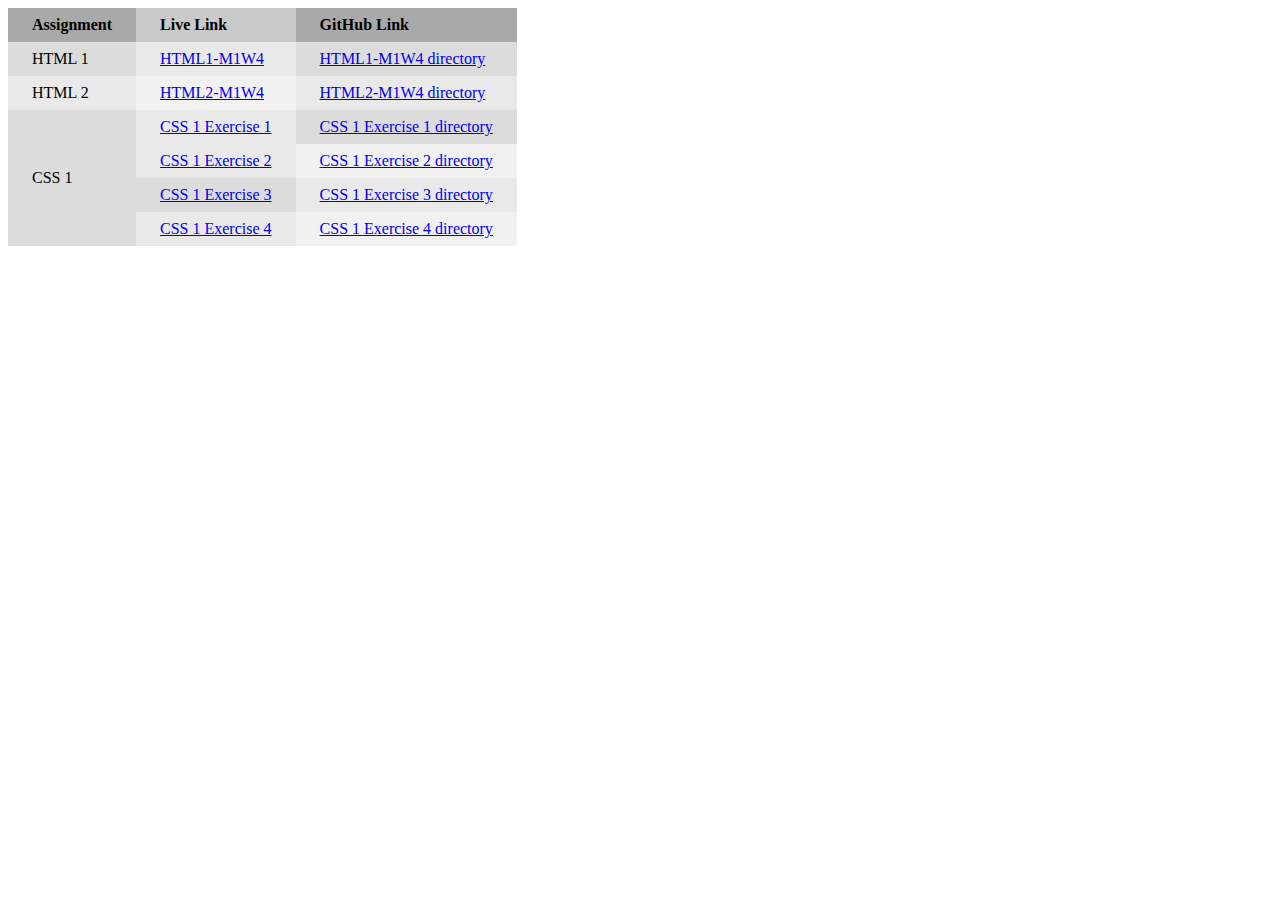
<file: index.html>
<!DOCTYPE html>
<html lang="en">
<head>
  <meta charset="UTF-8">
  <meta name="viewport" content="width=device-width, initial-scale=1.0">
  <title>1st Trimester Assignments</title>
  <link rel="stylesheet" href="style.css">
</head>
<body>
  <table>
    <thead>
      <tr>
        <th>Assignment</th>
        <th>Live Link</th>
        <th>GitHub Link</th>
      </tr>
    </thead>
    <tbody>
      <tr>
        <td>HTML 1</td>
        <td><a href="https://knwauwa.com/altschool_first_trimester/HTML1-M1W4/">HTML1-M1W4</a></td>
        <td><a href="https://github.com/theAvocadoCoder/altschool_first_trimester/tree/main/HTML1-M1W4">HTML1-M1W4 directory</a></td>
      </tr>
      <tr>
        <td>HTML 2</td>
        <td><a href="https://knwauwa.com/altschool_first_trimester/HTML2-M1W4/">HTML2-M1W4</a></td>
        <td><a href="https://github.com/theAvocadoCoder/altschool_first_trimester/tree/main/HTML2-M1W4">HTML2-M1W4 directory</a></td>
      </tr>
      <tr>
        <td rowspan="4">CSS 1</td>
        <td><a href="https://knwauwa.com/altschool_first_trimester/CSS1-M2W4/exercise-1/">CSS 1 Exercise 1</a></td>
        <td><a href="https://github.com/theAvocadoCoder/altschool_first_trimester/tree/main/CSS1-M2W4/exercise-1/">CSS 1 Exercise 1 directory</a></td>
      </tr>
      <tr>
        <td><a href="https://knwauwa.com/altschool_first_trimester/CSS1-M2W4/exercise-2/">CSS 1 Exercise 2</a></td>
        <td><a href="https://github.com/theAvocadoCoder/altschool_first_trimester/tree/main/CSS1-M2W4/exercise-2/">CSS 1 Exercise 2 directory</a></td>
      </tr>
      <tr>
        <td><a href="https://knwauwa.com/altschool_first_trimester/CSS1-M2W4/exercise-3/">CSS 1 Exercise 3</a></td>
        <td><a href="https://github.com/theAvocadoCoder/altschool_first_trimester/tree/main/CSS1-M2W4/exercise-3/">CSS 1 Exercise 3 directory</a></td>
      </tr>
      <tr>
        <td><a href="https://knwauwa.com/altschool_first_trimester/CSS1-M2W4/exercise-4/">CSS 1 Exercise 4</a></td>
        <td><a href="https://github.com/theAvocadoCoder/altschool_first_trimester/tree/main/CSS1-M2W4/exercise-4/">CSS 1 Exercise 4 directory</a></td>
      </tr>
    </tbody>
  </table>
</body>
</html>
</file>
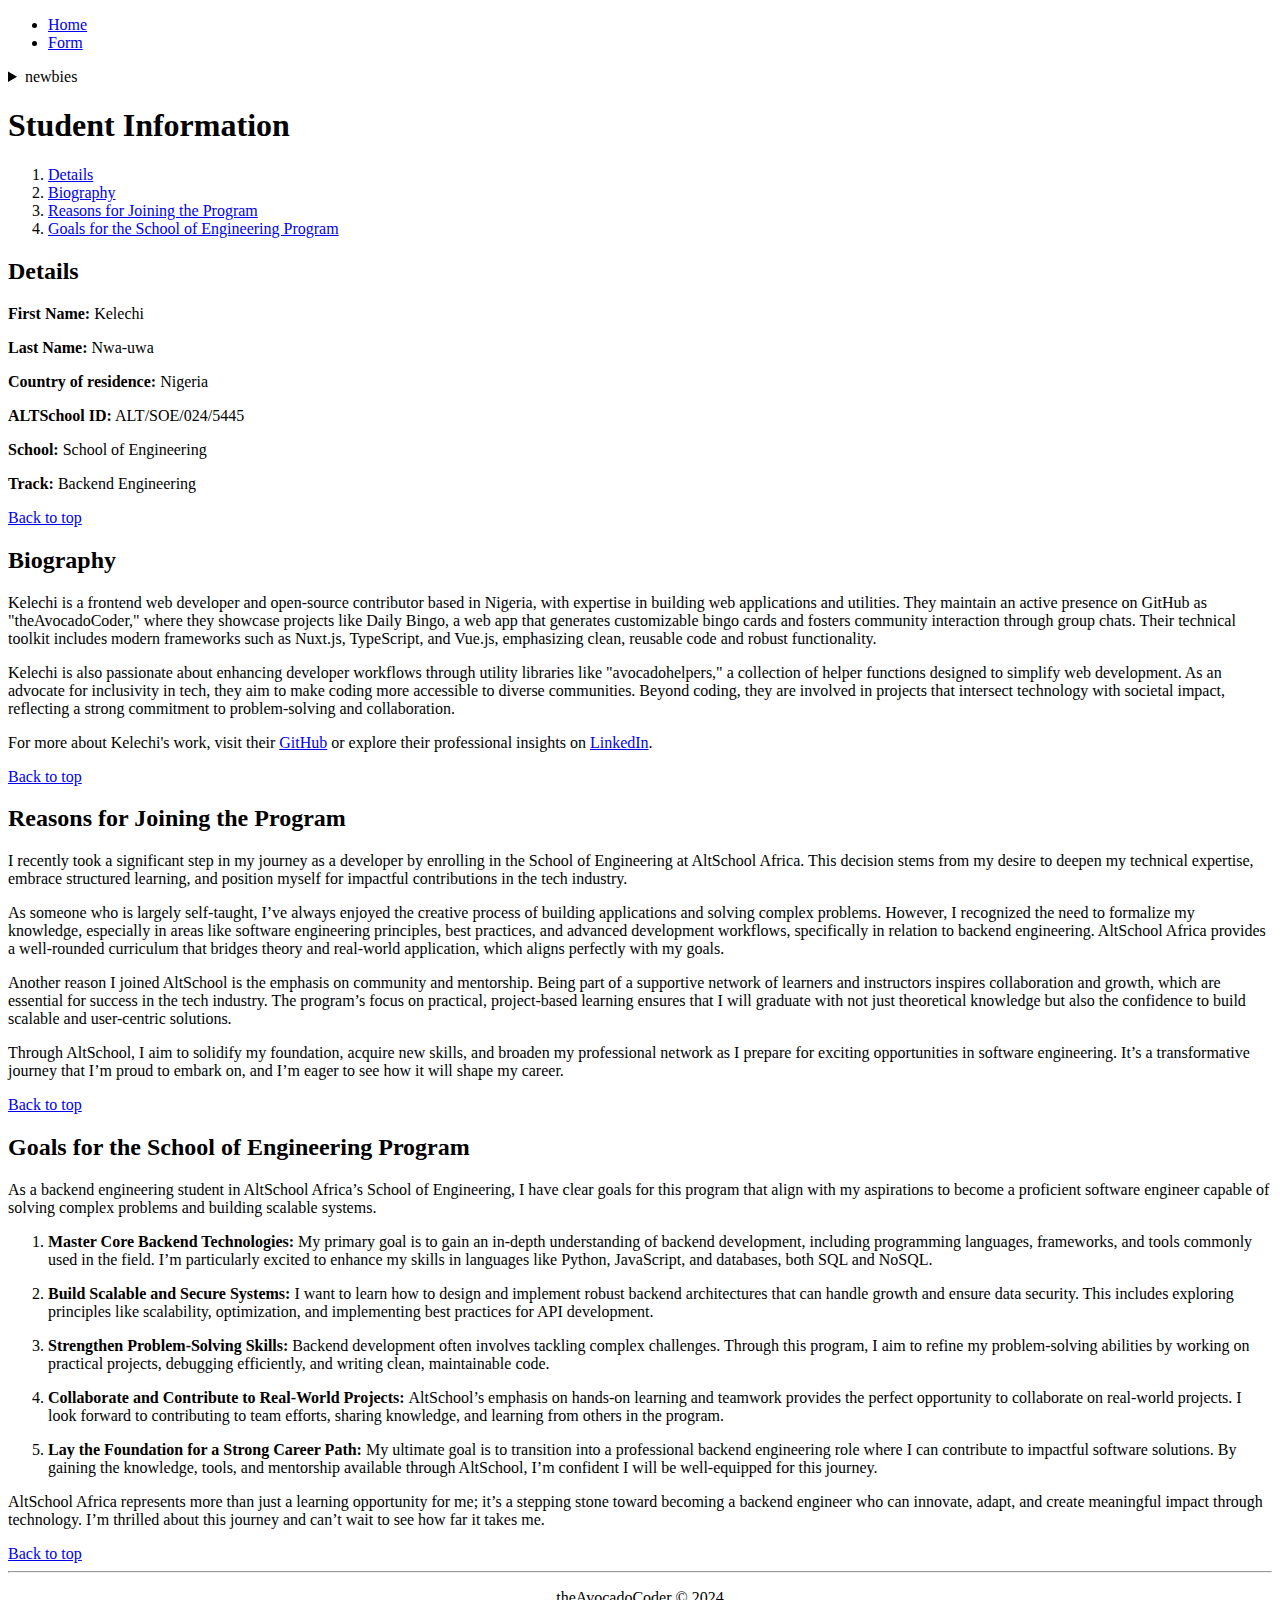
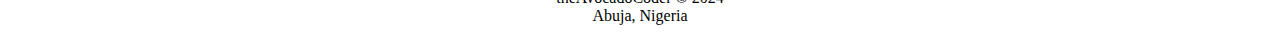
<file: HTML1-M1W4/index.html>
<!DOCTYPE html>
<html lang="en">
<head>
  <meta charset="UTF-8">
  <meta name="viewport" content="width=device-width, initial-scale=1.0">
  <title>Kelechi Nwa-uwa</title>
</head>
<body>
  <header>
    <nav aria-label="Site navigation">
      <ul>
        <li>
          <a href="/">Home</a>
        </li>
        <li>
          <a href="/form">Form</a>
        </li>
      </ul>
    </nav>
  </header>
  <details>
    Some of us are <summary>newbies</summary>.
  </details>
  <main id="top">
    <header>
      <h1>Student Information</h1>
      <nav aria-label="Student info navigation">
        <ol>
          <li><a href="#details">Details</a></li>
          <li><a href="#biography">Biography</a></li>
          <li><a href="#reasons">Reasons for Joining the Program</a></li>
          <li><a href="#goals">Goals for the School of Engineering Program</a></li>
        </ol>
      </nav>
    </header>

    <section id="details">
      <h2>Details</h2>
      <p><strong>First Name:</strong> Kelechi</p>
      <p><strong>Last Name:</strong> Nwa-uwa</p>
      <p><strong>Country of residence:</strong> Nigeria</p>
      <p><strong>ALTSchool ID:</strong> ALT/SOE/024/5445</p>
      <p><strong>School:</strong> School of Engineering</p>
      <p><strong>Track:</strong> Backend Engineering</p>

      <a href="#top">Back to top</a>
    </section>

    <section id="biography">
      <h2>Biography</h2>
      <p>
        Kelechi is a frontend web developer and open-source contributor based in Nigeria, 
        with expertise in building web applications and utilities. They maintain 
        an active presence on GitHub as "theAvocadoCoder," where they showcase 
        projects like Daily Bingo, a web app that generates customizable bingo cards 
        and fosters community interaction through group chats. Their technical 
        toolkit includes modern frameworks such as Nuxt.js, TypeScript, and Vue.js, 
        emphasizing clean, reusable code and robust functionality.
      </p>
      <p>
        Kelechi is also passionate about enhancing developer workflows through 
        utility libraries like "avocadohelpers," a collection of helper functions 
        designed to simplify web development. As an advocate for inclusivity in tech, 
        they aim to make coding more accessible to diverse communities. Beyond coding, 
        they are involved in projects that intersect technology with societal impact, 
        reflecting a strong commitment to problem-solving and collaboration.
      </p>
      <p>For more about Kelechi's work, visit their 
        <a href="https://github.com/theAvocadoCoder" target="_blank" rel="noopener noreferrer">GitHub</a> 
        or explore their professional insights on 
        <a href="https://linkedin.com/kelechi-nwauwa" target="_blank" rel="noopener noreferrer">LinkedIn</a>.
      </p>
    
      <a href="#top">Back to top</a>
    </section>

    <section id="reasons">
      <h2>Reasons for Joining the Program</h2>
      <p>
        I recently took a significant step in my journey as a developer by enrolling in 
        the School of Engineering at AltSchool Africa. This decision stems from my 
        desire to deepen my technical expertise, embrace structured learning, and 
        position myself for impactful contributions in the tech industry.
      </p>
      <p>
        As someone who is largely self-taught, I’ve always enjoyed the creative process 
        of building applications and solving complex problems. However, I recognized the 
        need to formalize my knowledge, especially in areas like software engineering 
        principles, best practices, and advanced development workflows, specifically in 
        relation to backend engineering. AltSchool Africa provides a well-rounded curriculum 
        that bridges theory and real-world application, which aligns perfectly with my goals.
      </p>
      <p>
        Another reason I joined AltSchool is the emphasis on community and mentorship. 
        Being part of a supportive network of learners and instructors inspires 
        collaboration and growth, which are essential for success in the tech industry. 
        The program’s focus on practical, project-based learning ensures that I will 
        graduate with not just theoretical knowledge but also the confidence to build scalable 
        and user-centric solutions.
      </p>
      <p>
        Through AltSchool, I aim to solidify my foundation, acquire new skills, and broaden my 
        professional network as I prepare for exciting opportunities in software engineering. 
        It’s a transformative journey that I’m proud to embark on, and I’m eager to see how it 
        will shape my career.
      </p>
    
      <a href="#top">Back to top</a>
    </section>

    <section id="goals">
      <h2>Goals for the School of Engineering Program</h2>
      <p>
        As a backend engineering student in AltSchool Africa’s School of Engineering, 
        I have clear goals for this program that align with my aspirations to become a 
        proficient software engineer capable of solving complex problems and building scalable systems.
      </p>
      <ol>
        <li><p>
          <strong>Master Core Backend Technologies: </strong>
          My primary goal is to gain an in-depth understanding of backend development, including 
          programming languages, frameworks, and tools commonly used in the field. I’m particularly 
          excited to enhance my skills in languages like Python, JavaScript, and databases, both SQL 
          and NoSQL.
        </p></li>
        <li><p>
          <strong>Build Scalable and Secure Systems: </strong>
          I want to learn how to design and implement robust backend architectures that can handle 
          growth and ensure data security. This includes exploring principles like scalability, 
          optimization, and implementing best practices for API development.
        </p></li>
        <li><p>
          <strong>Strengthen Problem-Solving Skills: </strong>
          Backend development often involves tackling complex challenges. Through this program, I aim 
          to refine my problem-solving abilities by working on practical projects, debugging efficiently, 
          and writing clean, maintainable code.
        </p></li>
        <li><p>
          <strong>Collaborate and Contribute to Real-World Projects: </strong>
          AltSchool’s emphasis on hands-on learning and teamwork provides the perfect opportunity to 
          collaborate on real-world projects. I look forward to contributing to team efforts, sharing 
          knowledge, and learning from others in the program.
        </p></li>
        <li><p>
          <strong>Lay the Foundation for a Strong Career Path: </strong>
          My ultimate goal is to transition into a professional backend engineering role where I can 
          contribute to impactful software solutions. By gaining the knowledge, tools, and mentorship 
          available through AltSchool, I’m confident I will be well-equipped for this journey.
        </p></li>
      </ol>
      <p>
        AltSchool Africa represents more than just a learning opportunity for me; it’s a stepping stone 
        toward becoming a backend engineer who can innovate, adapt, and create meaningful impact through 
        technology. I’m thrilled about this journey and can’t wait to see how far it takes me.
      </p>
    
      <a href="#top">Back to top</a>
    </section>

  </main>
  <footer>
    <hr>
    <p align="center">theAvocadoCoder &copy; 2024 <br> Abuja, Nigeria</p>
  </footer>
</body>
</html>
</file>
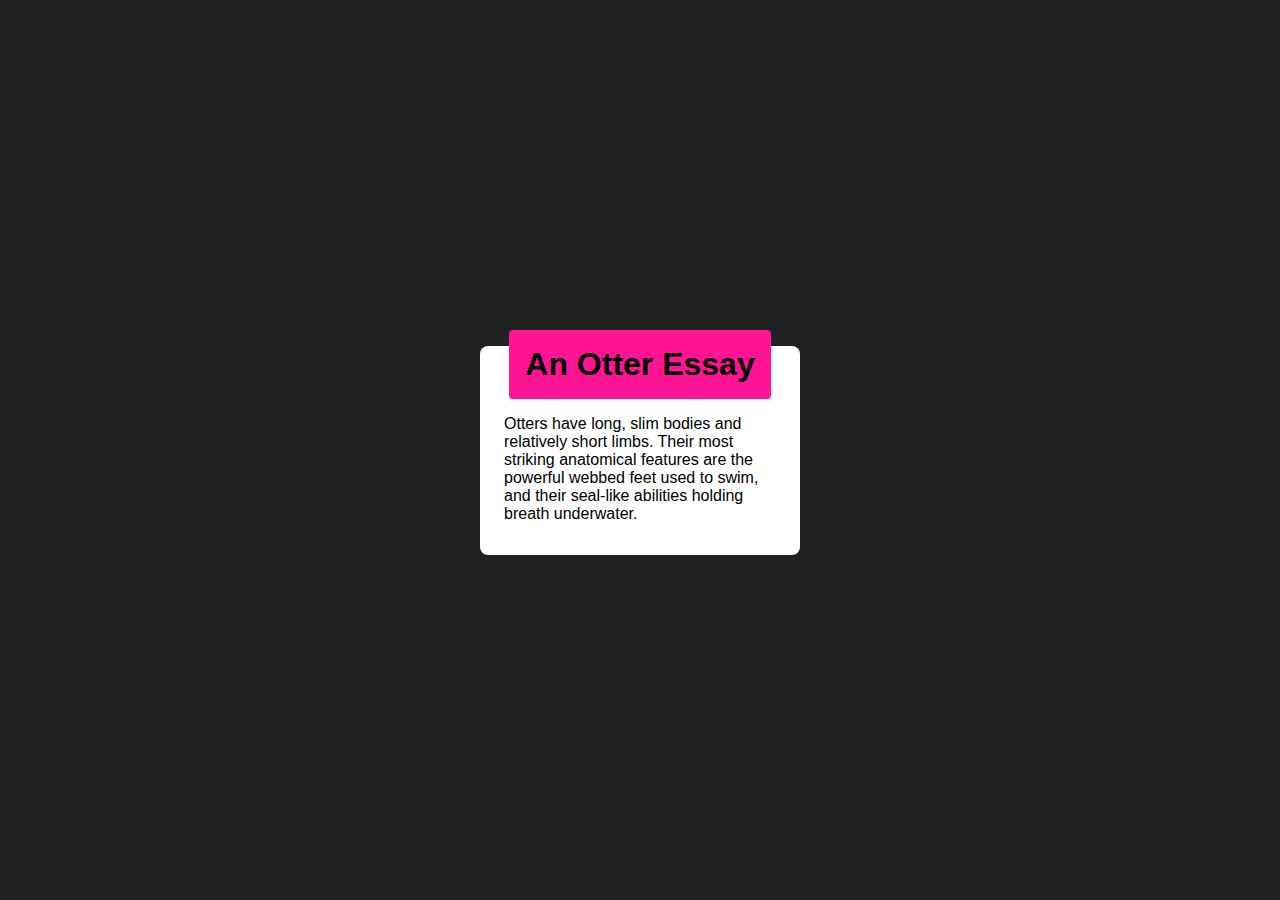
<file: CSS1-M2W4/exercise-1/index.html>
<!DOCTYPE html>
<html lang="en">
<head>
  <meta charset="UTF-8">
  <meta name="viewport" content="width=device-width, initial-scale=1.0">
  <title>Exercise 1</title>
  <link rel="stylesheet" href="style.css">
</head>
<body>
  <div>
    <h1>An Otter Essay</h1>
    <p>
      Otters have long, slim bodies and relatively short limbs. Their most striking anatomical features are the powerful webbed feet used to swim, and their seal-like abilities holding breath underwater.
    </p>
  </div>
</body>
</html>
</file>
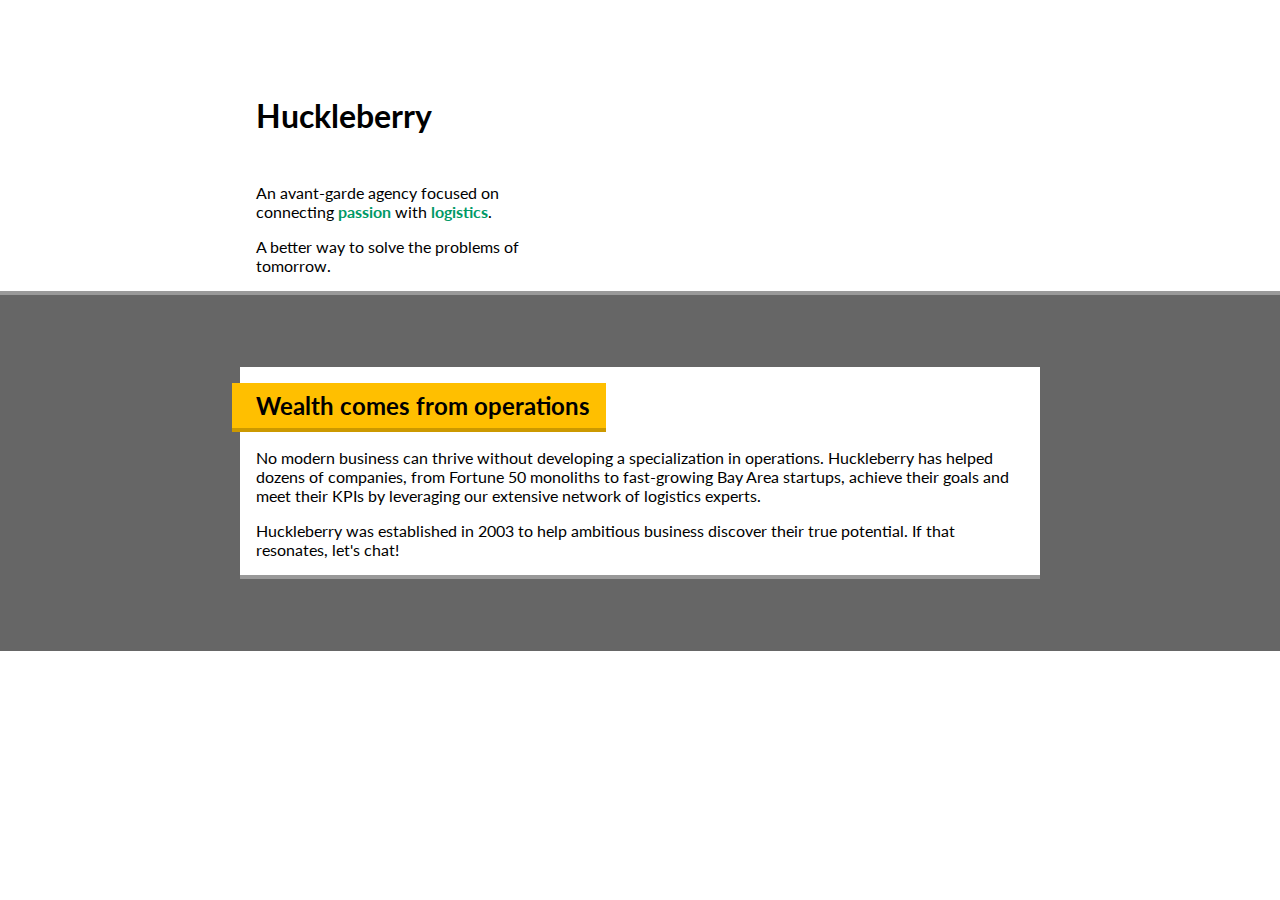
<file: CSS1-M2W4/exercise-2/index.html>
<!DOCTYPE html>
<html lang="en">
<head>
  <meta charset="UTF-8">
  <meta name="viewport" content="width=device-width, initial-scale=1.0">
  <title>Exercise 2</title>
  <link rel="stylesheet" href="style.css">
</head>
<body>
  <section id="header">
    <div class="card">
      <div>
        <h1>Huckleberry</h1>
        <p>An avant-garde agency focused on connecting <strong>passion</strong> with <strong>logistics</strong>.</strong></p>
        <p>A better way to solve the problems of tomorrow.</p>
      </div>
    </div>
  </section>
  <section id="about">
    <div class="card">
      <h2>Wealth comes from operations</h2>
      <p>No modern business can thrive without developing a specialization in operations. Huckleberry has helped dozens of companies, from Fortune 50 monoliths to fast-growing Bay Area startups, achieve their goals and meet their KPIs by leveraging our extensive network of logistics experts.</p>
      <p>Huckleberry was established in 2003 to help ambitious business discover their true potential. If that resonates, let's chat!</p>
    </div>
  </section>
</body>
</html>
</file>
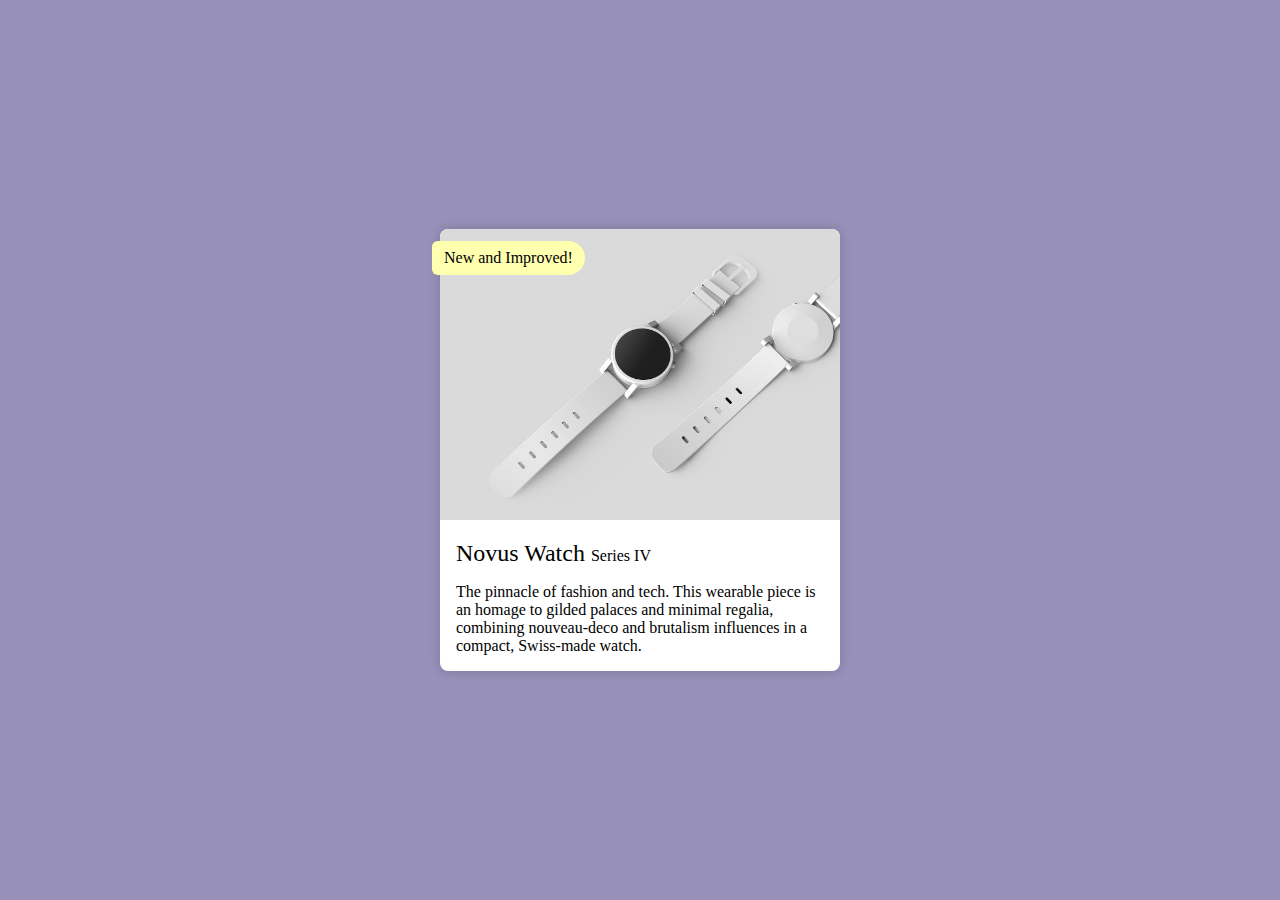
<file: CSS1-M2W4/exercise-3/index.html>
<!DOCTYPE html>
<html lang="en">
<head>
  <meta charset="UTF-8">
  <meta name="viewport" content="width=device-width, initial-scale=1.0">
  <title>Exercise 3</title>
  <link rel="stylesheet" href="style.css">
</head>
<body>
  <div class="card">
    <span class="tag">New and Improved!</span>
    <img src="assets/novus-watch.jpg" alt="Beige watch with a sleek black screen" width="300px" />
    <div class="content">
      <h2>Novus Watch <span>Series IV</span></h2>
      <p>The pinnacle of fashion and tech. This wearable piece is an homage to gilded palaces and minimal regalia, combining nouveau-deco and brutalism influences in a compact, Swiss-made watch.</p>
    </div>
  </div>
</body>
</html>
</file>
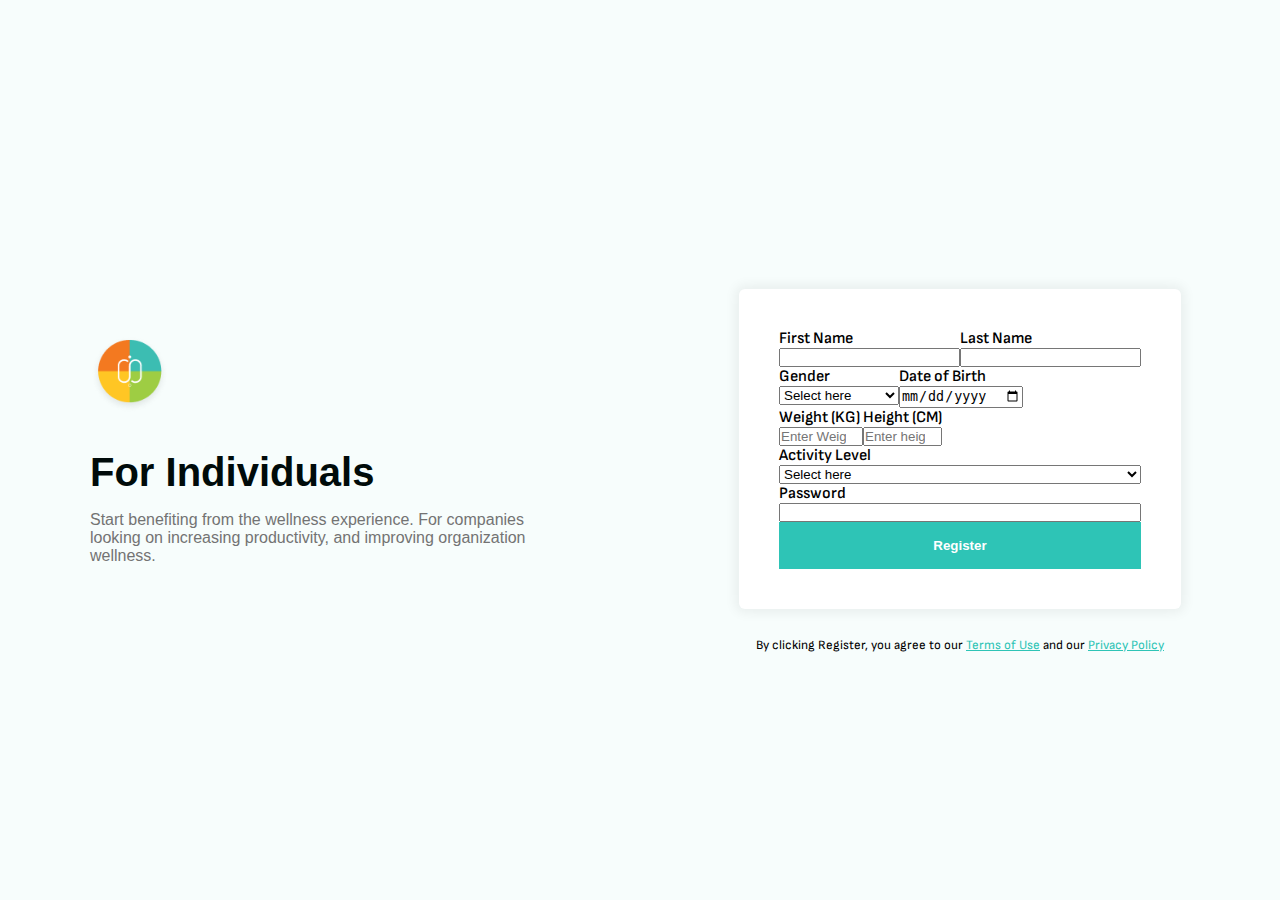
<file: CSS1-M2W4/exercise-4/index.html>
<!DOCTYPE html>
<html lang="en">
<head>
  <meta charset="UTF-8">
  <meta name="viewport" content="width=device-width, initial-scale=1.0">
  <title>Exercise 4</title>
  <link rel="stylesheet" href="style.css">
</head>
<body>
  <section>
    <div>
      <img src="assets/Logo.png" alt="logo" width="80" />
      <h1>For Individuals</h1>
      <p class="lg-and-up">Start benefiting from the wellness experience. For companies looking on increasing productivity, and improving organization wellness.</p>
      <p class="lg-and-down">Inspiring wholesome harmony for the mind, body and spirit, for everyone, everywhere.</p>
    </div>
  </section>

  <section>
    <form action="">
      <div>
        <label for="first-name">
          First Name
          <input id="first-name">
        </label>
  
        <label for="last-name">
          Last Name
          <input id="last-name">
        </label>
      </div>

      <div>
        <label for="gender">
          Gender
          <select name="gender" id="gender">
            <option value="" selected disabled>Select here</option>
            <option value="woman">Woman</option>
            <option value="nonbinary">Non-binary</option>
            <option value="man">Man</option>
            <option value="prefer-not-to-say">Prefer not to say</option>
            <option value="other">Other</option>
          </select>
        </label>
  
        <label for="date-of-birth">
          Date of Birth
          <input id="date-of-birth" type="date" placeholder="Select here">
        </label>
      </div>

      <div>
        <label for="weight">
          Weight (KG)
          <input id="weight" type="number" step="0.01" min="2.13" max="635" placeholder="Enter Weight">
        </label>
  
        <label for="height">
          Height (CM)
          <input id="height" type="number" step="0.1" min="63" max="272" placeholder="Enter height here..">
        </label>
      </div>

      <label for="activity-level">
        Activity Level
        <select name="activity-level" id="activity-level">
          <option value=""selected disabled>Select here</option>
          <option value="gym-rat">Gym Rat</option>
          <option value="active">Active</option>
          <option value="moderate">Moderate</option>
          <option value="sedentary">Sedentary</option>
        </select>
      </label>

        
      <label for="password">
        Password
        <input id="password" type="password">
      </label>

      <button type="submit">Register</button>

      <span class="fine-print">By clicking Register, you agree to our <a href="#">Terms of Use</a> and our <a href="#">Privacy Policy</a></span>
    </form>
  </section>
</body>
</html>
</file>
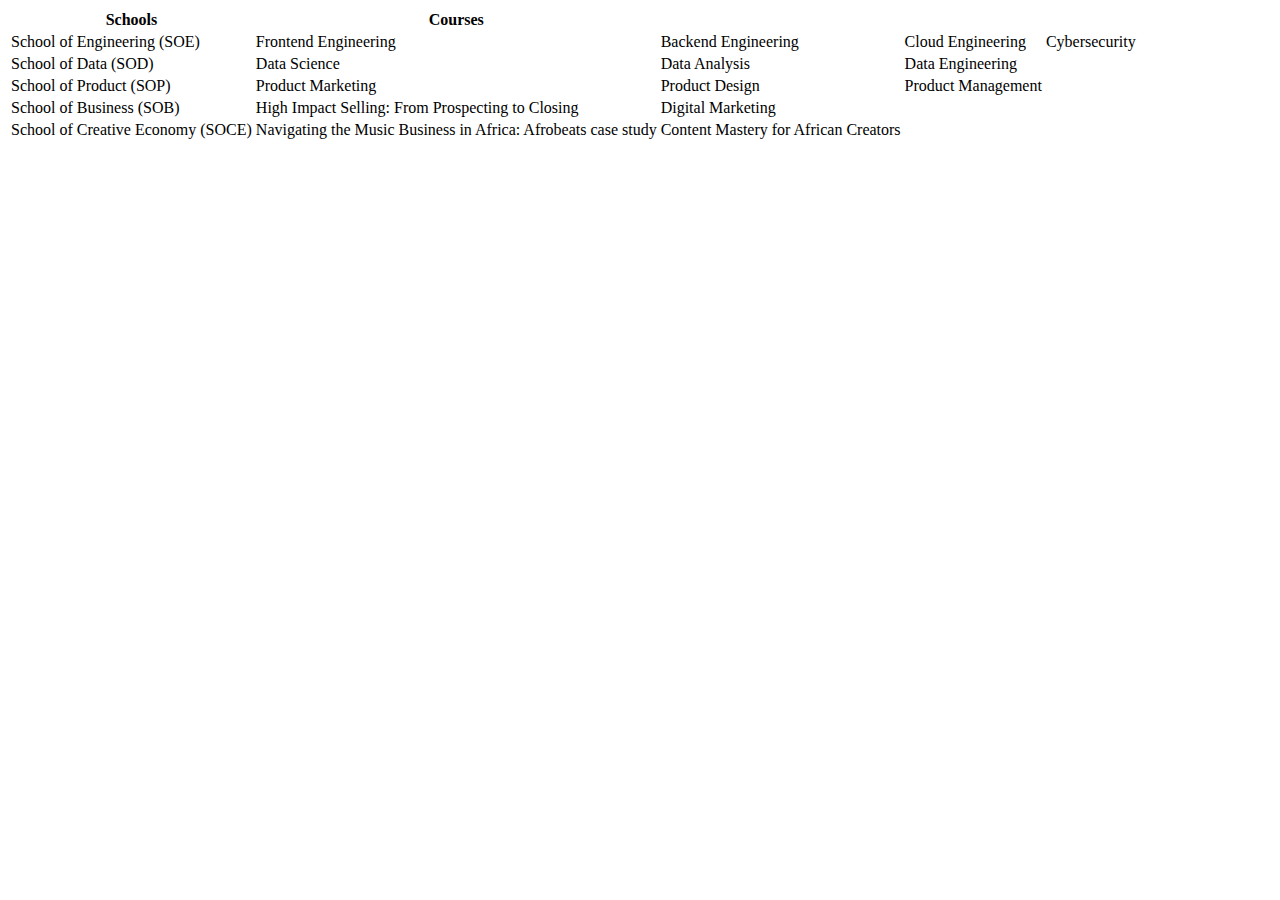
<file: HTML2-M1W4/table.html>
<!DOCTYPE html>
<html lang="en">
<head>
  <meta charset="UTF-8">
  <meta name="viewport" content="width=device-width, initial-scale=1.0">
  <title>Table</title>
</head>
<body>
  <table>
    <thead>
      <tr>
        <th>Schools</th>
        <th>Courses</th>
      </tr>
    </thead>
    <tbody>
      <tr>
        <td>School of Engineering (SOE)</td>
        <td>
          Frontend Engineering
        </td>
        <td>
          Backend Engineering
        </td>
        <td>
          Cloud Engineering
        </td>
        <td>
          Cybersecurity
        </td>
      </tr>
      <tr>
        <td>School of Data (SOD)</td>
        <td>Data Science</td>
        <td>Data Analysis</td>
        <td>Data Engineering</td>
      </tr>
      <tr>
        <td>School of Product (SOP)</td>
        <td>Product Marketing</td>
        <td>Product Design</td>
        <td>Product Management</td>
      </tr>
      <tr>
        <td>School of Business (SOB)</td>
        <td>High Impact Selling: From Prospecting to Closing</td>
        <td>Digital Marketing</td>
      </tr>
      <tr>
        <td>School of Creative Economy (SOCE)</td>
        <td>Navigating the Music Business in Africa: Afrobeats case study</td>
        <td>Content Mastery for African Creators</td>
      </tr>
    </tbody>
  </table>
</body>
</html>
</file>
<file: style.css>
table {
  border-collapse: collapse;
  background-color: gainsboro;

  td {
    padding: .5rem 1.5rem;

    &:nth-child(even) {
      background-color: #ffffff60;
    }

  }

  tr {
    &:nth-child(even) {
      background-color: #ffffff60;

    }
  }
}

thead {

  th {
    background-color: #a9a9a9;
    padding: .5rem 1.5rem;
    text-align: left;

    &:nth-child(even) {
      background-color: #a9a9a960;
    }
  }
}
</file>
<file: CSS1-M2W4/exercise-1/style.css>
* {
  margin: 0;
  padding: 0;
  box-sizing: border-box;
  font-family: Calibri, sans-serif
}

body {
  background-color: #222222;
  display: flex;
  flex-direction: column;
  justify-content: center;
  align-items: center;
  height: 100dvh;
}

div {
  background-color: white;
  width: min(80%, 20rem);
  padding: 0 1.5rem 2rem;
  display: flex;
  flex-direction: column;
  justify-content: center;
  align-items: center;
  border-radius: .5rem;
}

h1 {
  position: relative;
  top: -1rem;
  background-color: deeppink;
  padding: 1rem;
  border-radius: .25rem;
}
</file>
<file: CSS1-M2W4/exercise-2/style.css>
@import url('https://fonts.googleapis.com/css2?family=Lato:wght@400;700;900&display=swap');

:root {
  font-family: "Lato", 'Segoe UI', Tahoma, Geneva, Verdana, sans-serif;
  font-style: normal;

  --color-green: #009966;
  --color-bg-yellow: #FFBF00;
  --color-border-yellow: #CC9900;
  --color-bg-gray: #666666;
  --color-border-gray: #999999;
}

* { 
  margin: 0;
  padding: 0;
  box-sizing: border-box;
}

strong {
  color: var(--color-green);
}

h1 {
  margin-bottom: 2rem;
}

h2 {
  position: relative;
  left: -1.5rem;
  background-color: var(--color-bg-yellow);
  border-bottom: .25rem solid var(--color-border-yellow);
  width: fit-content;
  padding: .5rem 1rem .5rem 1.5rem;
}

.card {
  background-color: white;
  border-bottom: .25rem solid var(--color-border-gray);

  section:first-of-type & {
    width: 100%;
    display: flex;
    justify-content: center;
    align-items: center;
    padding-top: 5rem;

    div * {
      max-width: 20rem;
    }
  }

  section:last-of-type &, & div {
    width: min(100%, 50rem);
    padding: 1rem;
    display: flex;
    flex-direction: column;
    gap: 1rem;
  }
}

section {
  display: flex;
  justify-content: center;
  align-items: flex-end;

  &:nth-of-type(2) {
    padding-block: 4.5rem;
    background-color: var(--color-bg-gray);
    align-items: center;
  }
}

/* @media (min-width: 1280px) {
  section:first-of-type .card {
    padding-left: 20.625rem;
  }
} */
</file>
<file: CSS1-M2W4/exercise-3/style.css>
* {
  margin: 0;
  padding: 0;
  box-sizing: border-box;
}

:root{
  --border-radius: 0.5rem;
}

body {
  font-family: Cambria, Cochin, Georgia, Times, 'Times New Roman', serif;
  background-color: #9790b9;
  display: flex;
  justify-content: center;
  align-items: center;
  height: 100dvh;
}

.card {
  position: relative;
  width: min(95%, 25rem);
  background-color: white;
  border-radius: var(--border-radius);
  box-shadow: 0 0 0.625rem 0.125rem #00000020;

  .tag {
    position: absolute;
    top: 0.75rem;
    left: -0.5rem;
    background-color: #ffffb0;
    border-radius: 0.5rem 1.5rem 1.5rem 0.5rem;
    padding: 0.5rem 0.75rem;
    font-size: 1rem;
  }

  img {
    border-radius: var(--border-radius) var(--border-radius) 0 0;
    width: min(100%, 500px);
  }

  .content {
    padding: 1rem;

    h2 {
      font-weight: 500;
      margin-bottom: 1rem;

      span {
        font-weight: 500;
        font-size: 1rem;
      }
    }
  }
}
</file>
<file: CSS1-M2W4/exercise-4/style.css>
@import url('https://fonts.googleapis.com/css2?family=Sofia+Sans:ital,wght@0,1..1000;1,1..1000&display=swap');
@import url('https://fonts.googleapis.com/css2?family=Poppins:wght@300;400;700&display=swap');

* {
  margin: 0;
  padding: 0;
  box-sizing: border-box;
}

:root {
  --color-bg: #2EC4B60A;
  --color-primary: #2EC4B6;
  --color-text-dark: #000B0A;
  --color-text-light: #737373;
  --color-text-primary: #011C34;
  --font-form: 'Sofia Sans', sans-serif;
  --font-heading: 'Poppings', sans-serif;
}

body {
  background-color: var(--color-bg);
  min-height: 100dvh;
  display: flex;
  flex-direction: column;
}

#circle {
  width: 300px;
  height: 300px;
  border-radius: 50%;
  border: 1px solid black;
}

.lg-and-up {
  display: none;
}
.lg-and-down {
  display: initial;
}

section {
  display: flex;
  /* flex-direction: column; */
  justify-content: center;
  align-items: center;
  gap: .75rem;
  padding: 1.875rem 1.5rem;
  font-family: var(--font-heading);

  div {
    width: min(100%, 28.75rem);
  }

  &:has(form) {
    padding-bottom: 2rem;
  }
}

img {
  margin-bottom: 1.875rem;
}

h1 {
  color: var(--color-text-dark);
  font-size: 2.5rem;
  margin-bottom: 1rem;
}

p {
  color: var(--color-text-light);
}

form {
  position: relative;
  background-color: white;
  box-shadow: 0 0 .75rem 0.25rem #0000000F;
  padding: 1.25rem 1rem;
  border-radius: 0.375rem;
  font-family: var(--font-form);
  display: flex;
  flex-direction: column;

  label {
    display: flex;
    flex-direction: column;
  }
}

label {
  font-weight: 600;
}

a {
  color: var(--color-primary);
}

button {
  background-color: var(--color-primary);
  color: white;
  border: none;
  width: 100%;
  padding-block: 1rem;
  font-weight: 600;
}

.fine-print {
  position: absolute;
  bottom: -2.75rem;
  left: 0;
  display: block;
  color: black;
  font-size: 0.8rem;
  text-align: center;
  width: 100%;
}

@media (min-width: 1024px) {
  body {
    flex-direction: row;
    justify-content: stretch;
    align-items: stretch;
  }

  section {
    gap: 1.25rem;
    flex: 1;
  }

  .lg-and-up {
    display: initial;
  }
  .lg-and-down {
    display: none;
  }

  form {
    padding: 2.5rem;

    div {
      display: flex;
    }
  }
}
</file>
